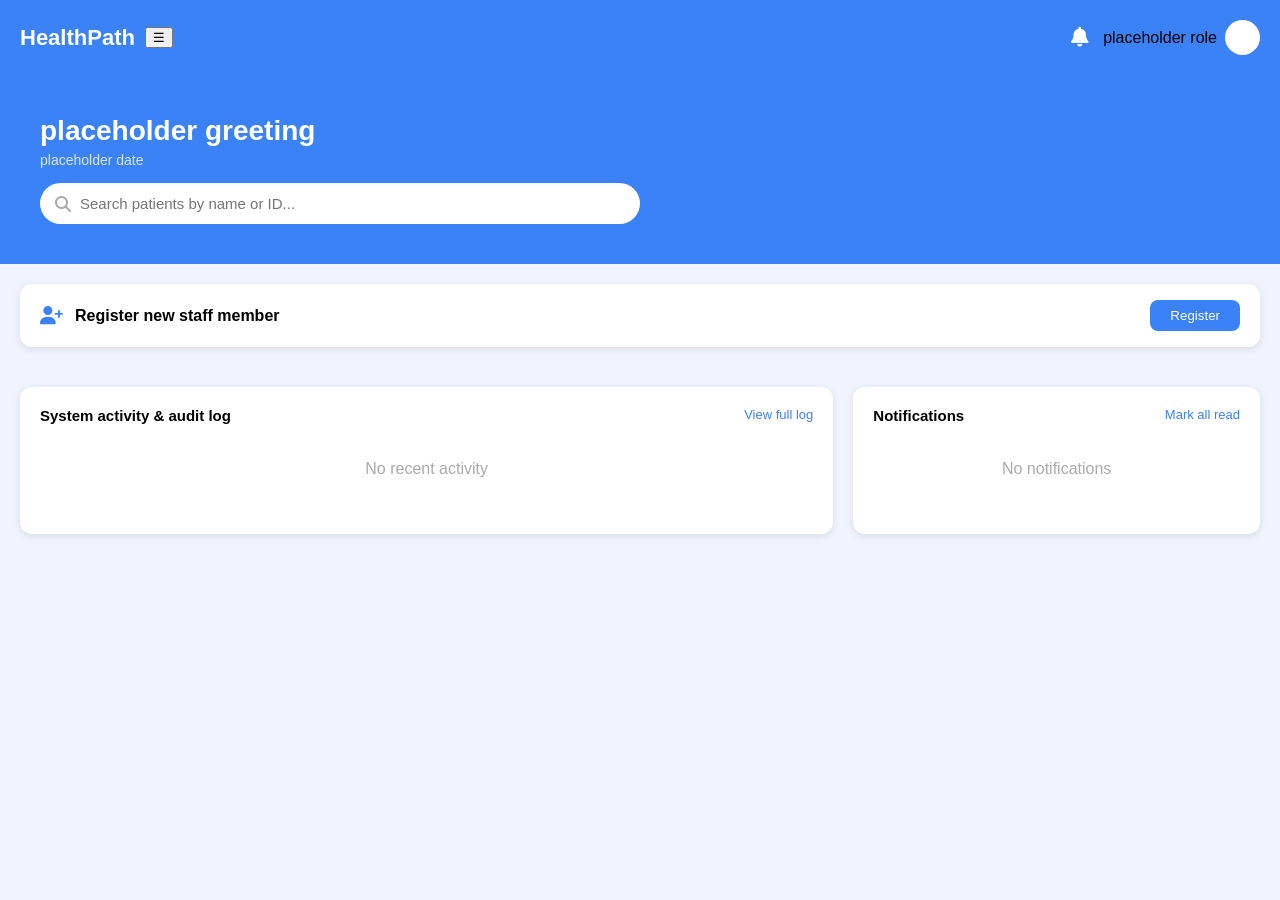
<file: ClientUIHtml/admin_dashboard.html>
<!DOCTYPE html>
<html lang="en">
<head>
    <meta charset="UTF-8">
    <meta name="viewport" content="width=device-width, initial-scale=1.0">
    <title>Administrator Dashboard</title>
    <link rel="stylesheet" href = "global.css" />
    <link rel="stylesheet" href = "admin_dashboard.css" />
    <link rel="stylesheet" href="https://cdnjs.cloudflare.com/ajax/libs/font-awesome/6.5.0/css/all.min.css">
</head>
<body>
<div class="navbar">
    <div class="nav-left">
        <h1>HealthPath</h1>
        <button class ="menu-btn" onclick="logout()">☰</button>
    </div>
    <div class="nav-right">
      <button class = "icon-btn"><i class = "fa-solid fa-bell"></i></button>
      <div class = "role-badge" id="user-role">placeholder role</div>
      <div class ="avatar" id="user-avatar"></div>
    </div>

</div>
<div class="hero">
    <div class="hero-welcome" id ="greeting">placeholder greeting</div>
    <div class="hero-sub" id ="current-date">placeholder date</div>
        <div class="search-wrapper">
        <i class = "fa-solid fa-magnifying-glass search-icon"></i>
        <input class ="search-bar" type="text" placeholder="Search patients by name or ID...">
    </div>
    </div>
<div class="register-card">
<div class="register-left">
    <i class="fa-solid fa-user-plus register-icon"></i>
    <span>Register new staff member</span>
</div>
<button class="register-btn" onclick="openAddStaffModal()">Register</button>
</div>
<div class = "main-content">
    <div class = "left-column">
        <div class="section-card">
            <div class = "section-header">      
            <span> System activity & audit log </span>
            <a href ="#"> View full log</a>
        </div>
        <p class="placeholder-text">No recent activity</p>
    </div>
    
    </div>

    <div class = "right-column">
        <div class="section-card">
            <div class = "section-header">      
            <span> Notifications </span>
            <a href ="#"> Mark all read</a>
        </div>
        <p class="placeholder-text">No notifications</p>
    </div>
    </div>
  </div>

  <div class="modal-overlay" id="add-staff-modal" style="display: none;">
    <div class="modal">
        <div class="modal-header">
            <h2>Register New Staff Member</h2>
            <button class="modal-close" onclick="closeAddStaffModal()">
                <i class="fa-solid fa-x"></i>
            </button>
        </div>
        <div class="modal-body">
            <div class="input-row">
                <div class="input-group">
                    <label>First Name</label>
                    <input type="text" id="staff-firstname" placeholder="First name">
                </div>
                <div class="input-group">
                    <label>Last Name</label>
                    <input type="text" id="staff-lastname" placeholder="Last name">
                </div>
            </div>
            <div class="input-group">
                <label>Role</label>
                <select id="staff-role">
                    <option>Select role</option>
                    <option>Physician</option>
                    <option>Nurse</option>
                    <option>Administrator</option>
                </select>
            </div>
            <div class="input-group">
                <label>Email Address</label>
                <input type="email" id="staff-email" placeholder="Email address">
            </div>
            <div class="input-group">
                <label>Phone Number</label>
                <input type="tel" id="staff-phone" placeholder="Phone number">
            </div>
        </div>
        <div class="modal-actions">
            <button class="cancel-btn" onclick="closeAddStaffModal()">Cancel</button>
            <button class="confirm-btn" onclick="submitStaffForm()">Register Staff</button>
        </div>
    </div>
    </div>
    <script>
        function openAddStaffModal() {
            document.getElementById('add-staff-modal').style.display = 'flex';
        }
        
        function closeAddStaffModal() {
            document.getElementById('add-staff-modal').style.display = 'none';
        }

        function submitStaffForm() {
            const firstName = document.getElementById('staff-firstname').value;
            const lastName = document.getElementById('staff-lastname').value;
            const role = document.getElementById('staff-role').value;
            const email = document.getElementById('staff-email').value;
            const phone = document.getElementById('staff-phone').value;

            if (!firstName || !lastName || role === 'Select role' || !email || !phone) {
                alert('Please fill in all fields');
                return;
            }

            alert('Staff member registered successfully!');
            closeAddStaffModal();
        }
    function logout(){
        window.location.href = 'emr_login.html';
    }
    </script>
</body>
</html>
</file>
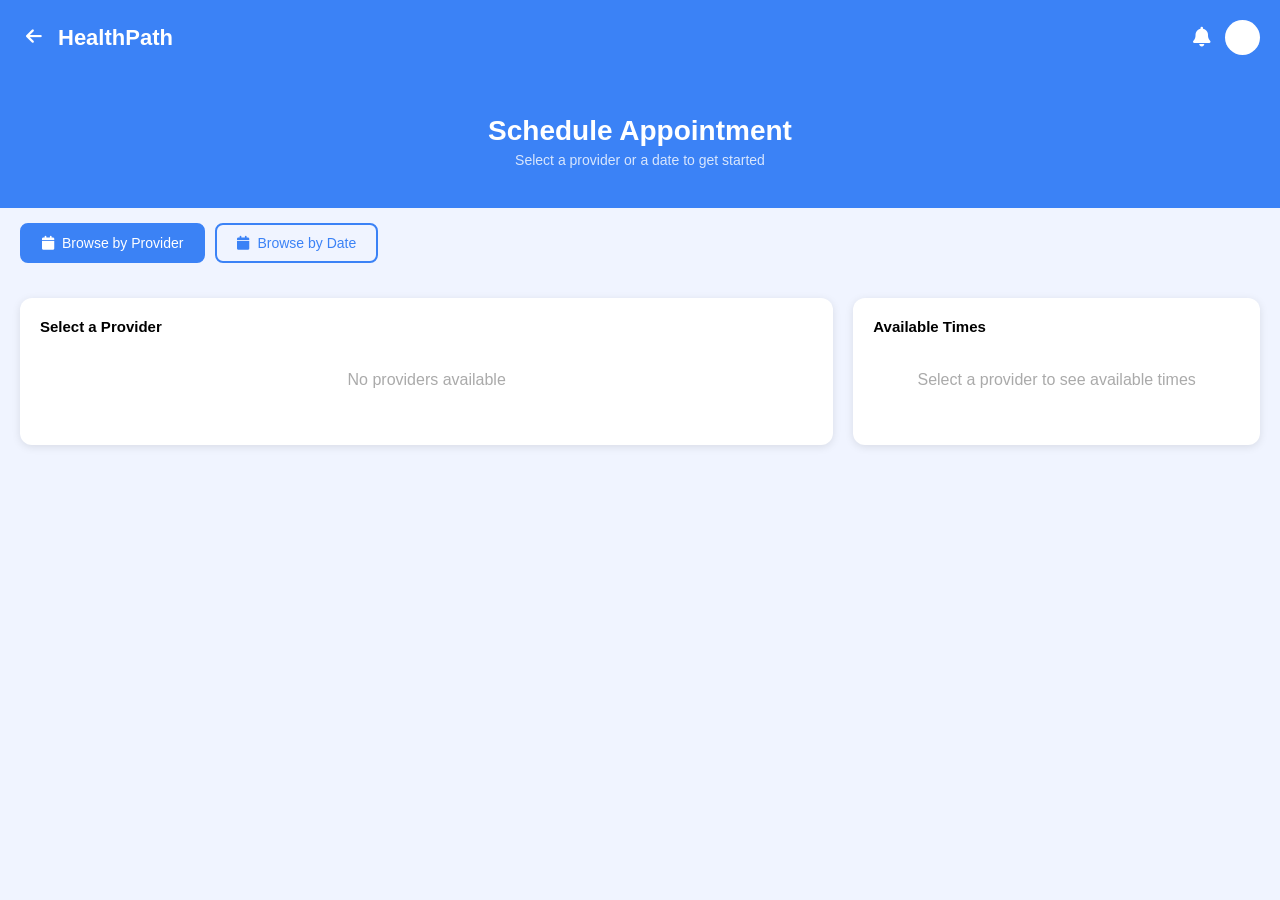
<file: ClientUIHtml/appointment_scheduling.html>
<!DOCTYPE html>
<html lang="en">
<head>
    <meta charset="UTF-8">
    <meta name="viewport" content="width=device-width, initial-scale=1.0">
    <title>Schedule Appointment</title>
    <link rel="stylesheet" href="global.css" />
    <link rel="stylesheet" href="appointment_scheduling.css" />
    <link rel="stylesheet" href="https://cdnjs.cloudflare.com/ajax/libs/font-awesome/6.5.0/css/all.min.css" />
</head>
<body>
 <div class="navbar">
    <div class="nav-left">
        <button class="back-btn" onclick = "window.location.href='patient_dashboard.html'"><i class="fa-solid fa-arrow-left"></i></button>
        <h1>HealthPath</h1>
    </div>
    <div class="nav-right">
        <button class="icon-btn"><i class="fa-solid fa-bell"></i></button>
        <div class="avatar" id="user-avatar"></div>
    </div>
 </div>
 
 <div class="hero">
    <div class="hero-welcome">Schedule Appointment</div>
    <div class="hero-sub">Select a provider or a date to get started</div>
 </div>

 <div class="toggle-row">
    <button class="toggle-btn active-toggle" onclick="switchView('provider')">
        <i class="fa-solid fa-calendar"></i> Browse by Provider
    </button>
<button class="toggle-btn" onclick="switchView('date')">
        <i class="fa-solid fa-calendar"></i> Browse by Date
    </button>
 </div>

 <div class="main-content" id="provider-view">
    <div class="left-column">
        <div class="section-card">
            <div class="section-header">
                <span>Select a Provider</span>
            </div>
            <p class="placeholder-text">No providers available</p>
        </div>
    </div>
    <div class="right-column">
        <div class="section-card">
            <div class="section-header">
                <span>Available Times</span>
            </div>
            <p class="placeholder-text">Select a provider to see available times</p>
            </div>
        </div>
</div>

    <div class="main-content" id="date-view" style="display: none;">
        <div class="left-column">
            <div class="section-card">
                <div class="section-header">
                    <span>Select a Date</span> 
            </div>
            <div class="calendar-placeholder">
                <div class="calendar-header">
                    <button class="cal-nav-btn"><i class="fa-solid fa-chevron-left"></i></button>
                    <span id="calendar-month">April 2026</span>
                    <button class="cal-nav-btn"><i class="fa-solid fa-chevron-right"></i></button>
                </div>
                <div class="calendar-grid">
                    <div class="cal-day-label">Sun</div>
                    <div class="cal-day-label">Mon</div>
                    <div class="cal-day-label">Tue</div>
                    <div class="cal-day-label">Wed</div>
                    <div class="cal-day-label">Thu</div>
                    <div class="cal-day-label">Fri</div>
                    <div class="cal-day-label">Sat</div>
                    <div class="cal-day">1</div>
                    <div class="cal-day">2</div>
                    <div class="cal-day">3</div>
                    <div class="cal-day available">4</div>
                    <div class="cal-day">5</div>
                    <div class="cal-day">6</div>
                    <div class="cal-day">7</div>
                    <div class="cal-day available">8</div>
                    <div class="cal-day">9</div>
                    <div class="cal-day">10</div>
                </div>
            </div>
            </div>
        </div>
        <div class="right-column">
        <div class="section-card">
            <div class="section-header">
                <span>Available Providers</span>
            </div>
            <p class="placeholder-text">Select a date to see available providers</p>
        </div>
    </div>
    </div>
    
 </div>
 <div class="modal-overlay" id="confirmation-modal" style="display: none;">
    <div class="modal">
        <div class="modal-header">
            <h2>Confirm Appointment</h2>
            <button class="modal-close" onclick="closeModal()">
                <i class="fa-solid fa-x"></i>
            </button>
        </div>
        <div class="modal-body">
            <div class="info-item">
                <label>Provider</label>
                <p id="confirm-provider">placeholder</p>
            </div>
            <div class="info-item">
                <label>Date</label>
                <p id="confirm-date">placeholder</p>
            </div>
            <div class="info-item">
                <label>Time</label>
                <p id="confirm-time">placeholder</p>
            </div>
            <div class="info-item">
                <label>Location</label>
                <p id="confirm-location">placeholder</p>
            </div>
        </div>
        <p class="modal-note">A confirmation will be sent to your email and phone number.</p>
        <div class="modal-actions">
            <button class="cancel-btn" onclick="closeModal()">Cancel</button>
             <button class="confirm-btn">Confirm Appointment</button>
        </div>
    </div>
 </div>

 <script>
    function switchView(view) {
        document.querySelectorAll('.toggle-btn').forEach(btn => {btn.classList.remove('active-toggle');
        
        })
        if (view === 'provider') {
            document.getElementById('provider-view').style.display = 'flex';
            document.getElementById('date-view').style.display = 'none';
            document.querySelectorAll('.toggle-btn')[0].classList.add('active-toggle');
        } else {
            document.getElementById('provider-view').style.display = 'none';
            document.getElementById('date-view').style.display = 'flex';
            document.querySelectorAll('.toggle-btn')[1].classList.add('active-toggle');
        }
    }
    function closeModal(){
        document.getElementById('confirmation-modal').style.display = 'none';
    }
 </script>
</body>
</html>
</file>
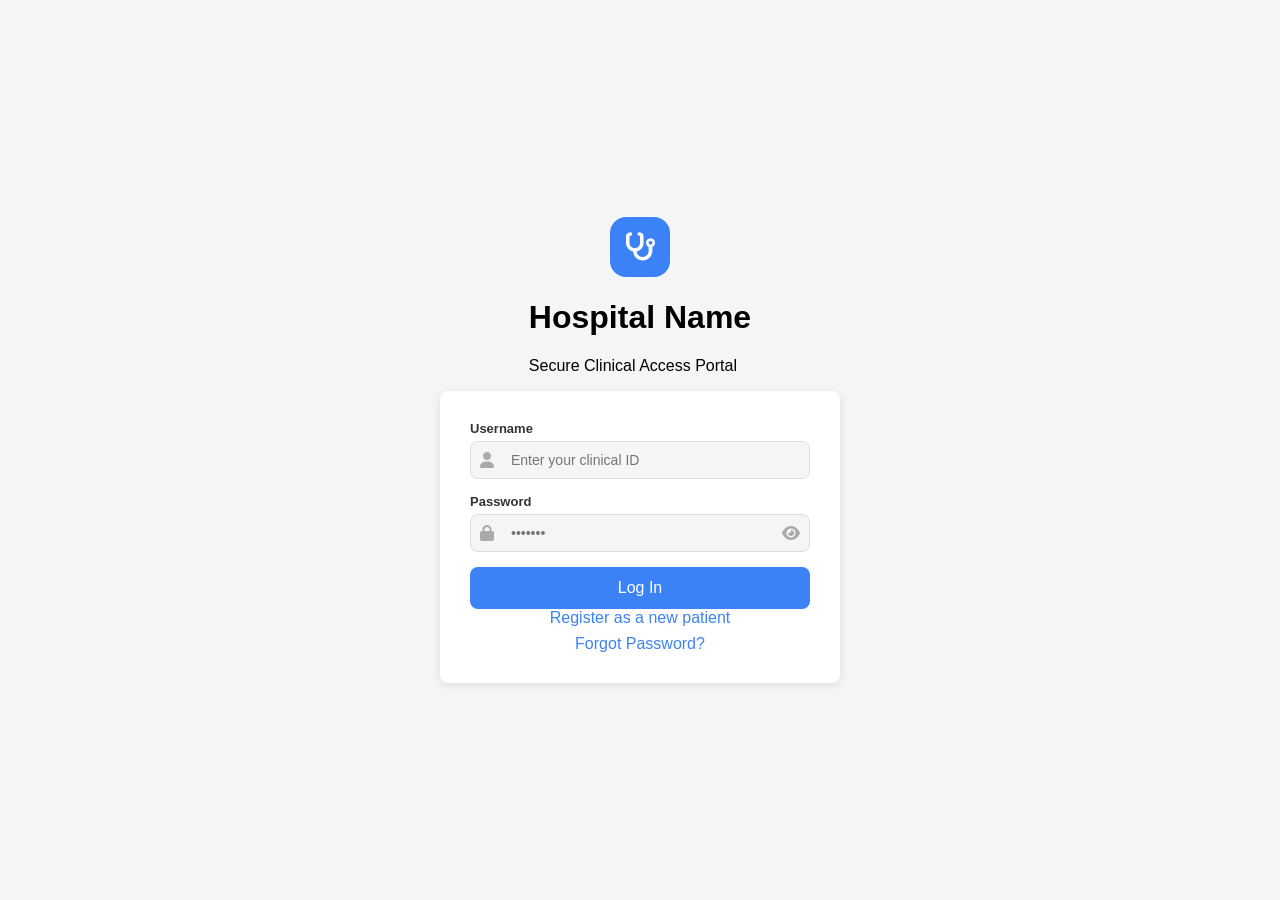
<file: ClientUIHtml/emr_login.html>
<!-- EMR Log in-->
<!-- Benjamin Bina-->
<!DOCTYPE html>
<html lang="en">
<head>
    <meta charset="UTF-8">
    <meta name="viewport" content="width=device-width, initial-scale=1.0">
    <title>EMR Login</title>
    <link rel="stylesheet" href = "global.css" />
    <link rel="stylesheet" href = "emr_login.css" />
    <link rel="stylesheet" href="https://cdnjs.cloudflare.com/ajax/libs/font-awesome/6.5.0/css/all.min.css">
</head>
<body>
<div class = "logo">
<i class = "fa-solid fa-stethoscope"></i>
</div>
<div class = "page">
    <h1>Hospital Name</h1>
    <p>Secure Clinical Access Portal</p>
</div>
<div class ="card">
    <div class ="input-group">
        <label>Username</label>
        <div class = "input-wrapper">
            <i class = "fa-solid fa-user input-icon"></i>
            <input id="username" placeholder="Enter your clinical ID">
        </div>
        
    </div>
    <div class ="input-group">
        <label>Password</label>
        <div class = "input-wrapper">
            <i class = "fa-solid fa-lock input-icon"></i>
            <input type = "password" id = "passwordInput" placeholder = "•••••••">
            <i class = "fa-solid fa-eye eye-icon" onclick ="togglePassword()"></i>

        </div>
        
    </div>
    
    <button onclick="handleLogin()">
        Log In
    </button>
    <div class="register-link"><a href="patient_registration.html">Register as a new patient</a></div>
    
    <div class = "forgot-password-link">
        <a href = "#">Forgot Password?</a>
    </div>
    <script>
        function togglePassword() {
            const input = document.getElementById("passwordInput");
            const icon = document.querySelector(".eye-icon");
            if (input.type === "password") {
                input.type = "text";
                icon.classList.replace("fa-eye", "fa-eye-slash");
            } else {
                input.type = "password";
                icon.classList.replace("fa-eye-slash", "fa-eye");
            }

        }
        //this function is just to test log in without actual authentication
        function handleLogin() {
            const username = document.getElementById('username').value;
            const password = document.getElementById('passwordInput').value;

            if (!username || !password) {
                alert('Please enter your username and password');
                return;
            }

            //just a placeholder for redirect before back end integration
            window.location.href = 'patient_dashboard.html';
        }
    </script>
</div>
</body>
</html>
</file>
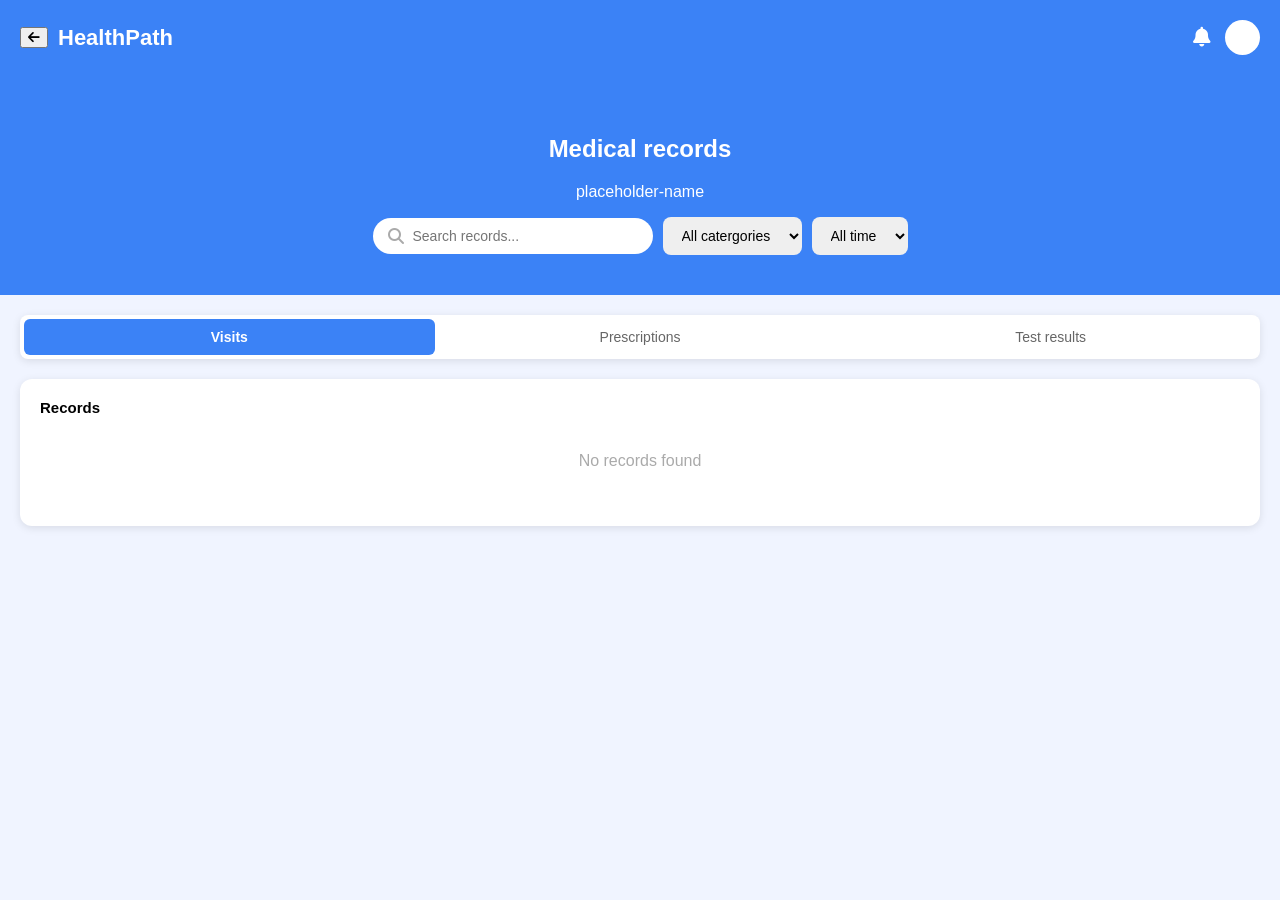
<file: ClientUIHtml/medical_records.html>
<!DOCTYPE html>
<html lang="en">
<head>
    <meta charset="UTF-8">
    <meta name="viewport" content="width=device-width, initial-scale=1.0">
    <title>Medical Records Page</title>
    <link rel="stylesheet" href = "global.css" />
    <link rel="stylesheet" href = "medical_records.css" />
    <link rel="stylesheet" href="https://cdnjs.cloudflare.com/ajax/libs/font-awesome/6.5.0/css/all.min.css">
</head>
<body>
<div class="navbar">
    <div class="nav-left">
        <button class ="back-btn" onclick="window.location.href='patient_dashboard.html'">
            <i class="fa-solid fa-arrow-left"></i></button>
        <h1>HealthPath</h1>
    </div>
    <div class="nav-right">
      <button class = "icon-btn"><i class = "fa-solid fa-bell"></i></button>
      <div class ="avatar" id="user-avatar"></div>
    </div>
</div>
<div class="hero">
    <h2 class="page-title"> Medical records</h2>
    <p class="patient-name" id ="patient-name">placeholder-name</p>
    <div class="hero-filters">
        <div class="search-wrapper">
        <i class = "fa-solid fa-magnifying-glass search-icon"></i>
        <input class ="search-bar" type="text" placeholder="Search records...">
    </div>
    <select class="filter-select">
        <option>All catergories</option>
    </select>
    <select class="filter-select">
        <option>All time</option>
    </select>
    </div>

</div>
<div class="tab-row">
    <button class="tab active-tab" onclick="switchTab(this)">Visits</button>
    <button class="tab"onclick="switchTab(this)">Prescriptions</button>
    <button class="tab"onclick="switchTab(this)">Test results</button>
</div>
<div class ="section-card records-card">
    <div class="section-header">
        <span id="records-title">Records</span>
        <button class="edit-btn" id="edit-record-btn" style="display: none;"
        onclick="openRecordModal()">
        <i class="fa-solid fa-pen"></i> Edit Record
        </button>
    </div>
    <p class="placeholder-text" id="records-placeholder">No records found</p>
</div>
<div class="modal-overlay" id="edit-record-modal" style="display: none;">
    <div class="modal modal-large">
        <div class="modal-header">
            <h2>Edit Clinical Record</h2>
            <button class="modal-close" onclick="closeRecordModal()">
                <i class="fa-solid fa-x"></i>
            </button>
        </div>
        <div class="modal-body">
            <div class="input-group">
                <label>Clinical Notes</label>
                <textarea id="edit-clinical-notes" placeholder="Enter clinical notes..." rows="6"></textarea>
            </div>
            <div class="input-row">
                <div class="input-group">
                    <label>Diagnosis</label>
                    <input type="text" id="edit-diagnosis" placeholder="Enter diagnosis">
                </div>
                <div class="input-group">
                    <label>Treatment Plan</label>
                    <input type="text" id="edit-treatment" placeholder="Enter treatment">
                </div>
            </div>
        </div>
        <div class="modal-actions">
            <button class="cancel-btn" onclick="closeRecordModal()">Cancel</button>
            <button class="confirm-btn" onclick="saveRecord()">Save Record</button>
        </div>
    </div>
</div>

<script>
    function switchTab(clickedTab) {
        document.querySelectorAll('.tab').forEach(tab => {
            tab.classList.remove('active-tab');
        });

        clickedTab.classList.add('active-tab');
        const tabName = clickedTab.textContent;
        const placeholder = document.getElementById('records-placeholder');

        if (tabName === 'Visits') {
            placeholder.textContent = 'No visits found';
        } else if (tabName ==='Prescriptions') {
            placeholder.textContent = 'No prescriptions found';
        } else if (tabName === 'Test results') {
            placeholder.textContent = 'No test results found';
        }
    }
    function openRecordModal(){
        document.getElementById('edit-record-modal').style.display ='flex';
    }

    function closeRecordModal(){
        document.getElementById('edit-record-modal').style.display ='none';
    }
    //send data to backend
    function saveRecord(){
        closeRecordModal();
    }
    window.onload = function() {
        const params = new URLSearchParams(window.location.search);
        const tab = params.get('tab');
        const role = params.get('role');
        if (tab === 'prescriptions') {
            switchTab(document.querySelectorAll('.tab')[1]);
        } else if (tab === 'testresults') {
            switchTab(document.querySelectorAll('.tab')[2]);
        }
        if(role === 'clinical'){
            document.getElementById('edit-record-btn').style.display ='block';
        }
    }
    
</script>
</body>
</html>
</file>
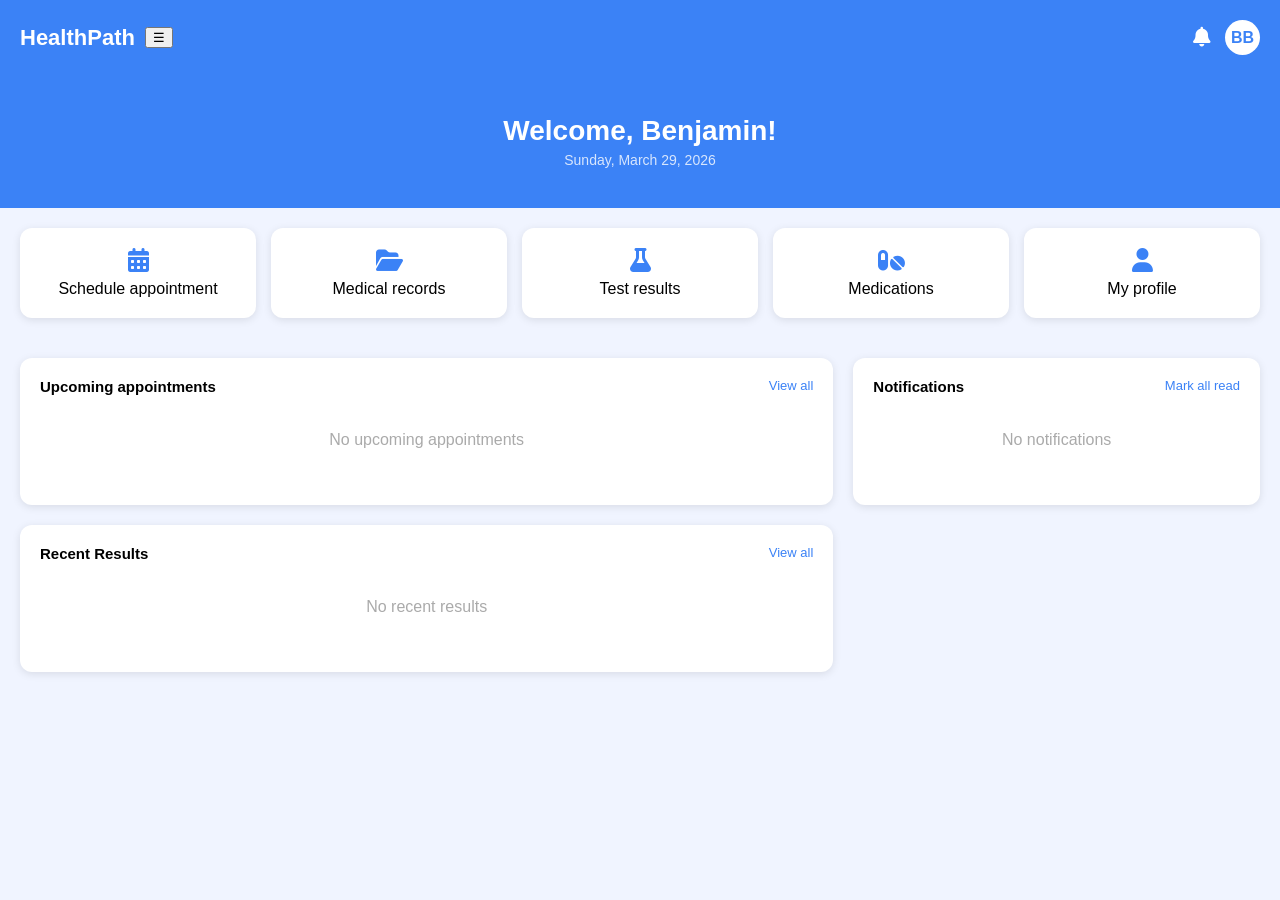
<file: ClientUIHtml/patient_dashboard.html>
<!DOCTYPE html>
<html lang="en">
<head>
    <meta charset="UTF-8">
    <meta name="viewport" content="width=device-width, initial-scale=1.0">
    <title>Patient Dashboard</title>
    <link rel="stylesheet" href = "patient_dashboard.css" />
    <link rel="stylesheet" href = "global.css" />
    <link rel="stylesheet" href="https://cdnjs.cloudflare.com/ajax/libs/font-awesome/6.5.0/css/all.min.css">
</head>
<body>
<div class="navbar">
    <div class="nav-left">
        <h1>HealthPath</h1>
        <button class ="menu-btn" onclick="logout()">☰</button>
    </div>
    <div class="nav-right">
      <button class = "icon-btn"><i class = "fa-solid fa-bell"></i></button>
      <div class = "avatar">BB</div>
    </div>
</div>

<div class="hero">
    <div class="hero-welcome">
      Welcome, Benjamin!
    </div>
    <div class="hero-sub">Sunday, March 29, 2026</div>
  </div>

<div class="quick-actions">
    <a href="appointment_scheduling.html" class="qa-card">
        <i class="fa-solid fa-calendar-days qa-icon"></i>
        <div class="qa-label">Schedule appointment</div>
    </a>
    <a href="medical_records.html" class="qa-card">
        <i class ="fa-solid fa-folder-open qa-icon"></i>
        <div class="qa-label">Medical records</div>
    </a>
    <a href="medical_records.html?tab=testresults" class="qa-card">
        <i class ="fa-solid fa-flask qa-icon"></i>
        <div class="qa-label">Test results</div>
    </a>
    <a href="medical_records.html?tab=prescriptions"class="qa-card">
        <i class ="fa-solid fa-pills qa-icon"></i>
        <div class="qa-label">Medications</div>
    </a>
    <a href="patient_profile.html"class="qa-card">
        <i class ="fa-solid fa-user qa-icon"></i>
        <div class="qa-label">My profile</div>
    </a>
  </div>

  <div class = "main-content">
    <div class = "left-column">
        <div class="section-card">
            <div class = "section-header">      
            <span> Upcoming appointments </span>
            <a href ="#"> View all</a>
        </div>
        <p class="placeholder-text">No upcoming appointments</p>
    </div>
    
        <div class="section-card">
            <div class = "section-header">      
            <span> Recent Results </span>
            <a href ="#"> View all</a>
        </div>
        <p class="placeholder-text">No recent results</p>
    </div>
    </div>

    <div class = "right-column">
        <div class="section-card">
            <div class = "section-header">      
            <span> Notifications </span>
            <a href ="#"> Mark all read</a>
        </div>
        <p class="placeholder-text">No notifications</p>
    </div>
    </div>
  </div>
  <script>
    function logout(){
        window.location.href = 'emr_login.html';
    }
  </script>
</body>
</html>
</file>
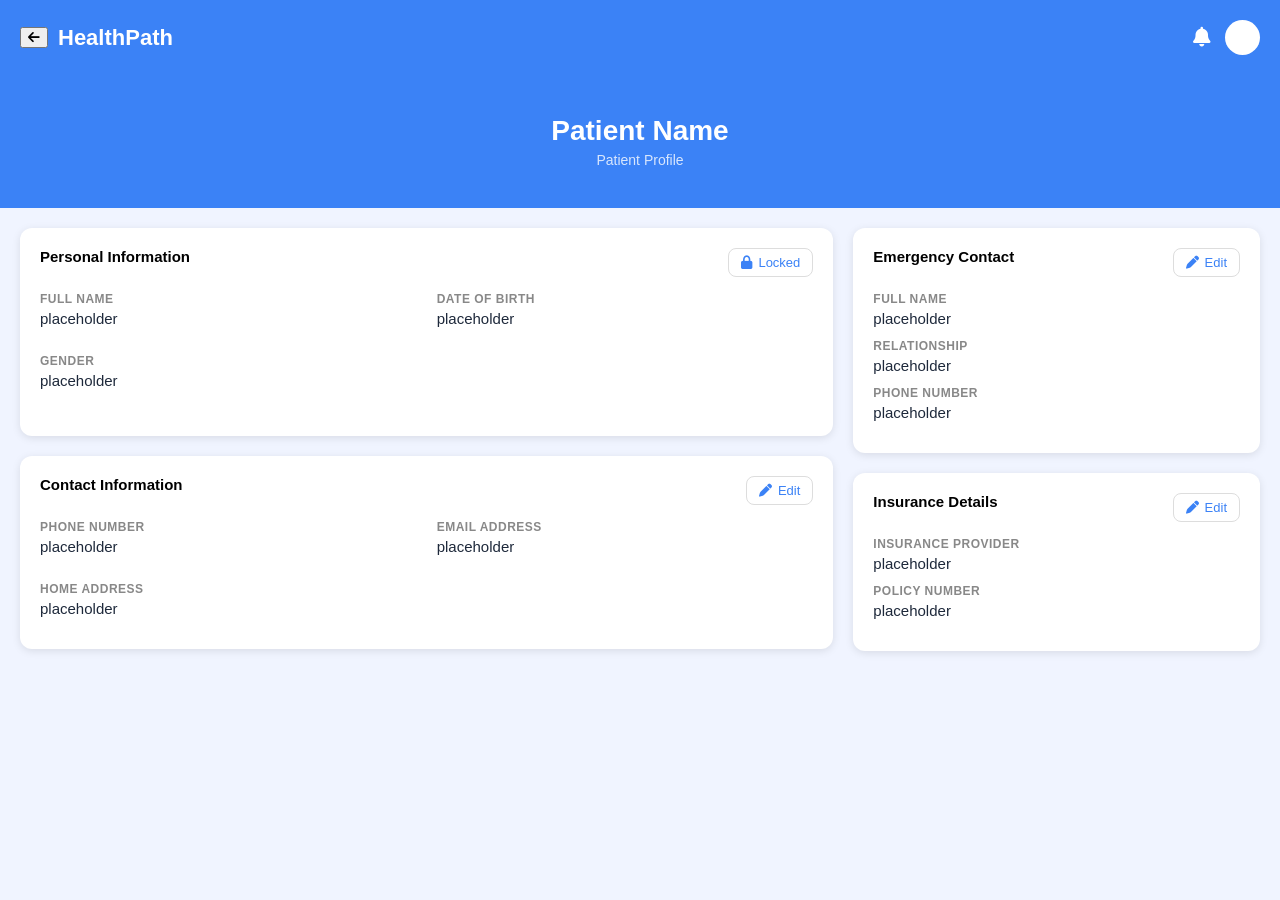
<file: ClientUIHtml/patient_profile.html>
<!DOCTYPE html>
<html lang="en">
<head>
    <meta charset="UTF-8">
    <meta name="viewport" content="width=device-width, initial-scale=1.0">
    <title>Patient Profile</title>
    <link rel="stylesheet" href = "global.css" />
    <link rel="stylesheet" href = "patient_profile.css" />
    <link rel="stylesheet" href="https://cdnjs.cloudflare.com/ajax/libs/font-awesome/6.5.0/css/all.min.css">
</head>
<body>
    <div class="navbar">
        <div class="nav-left">
            <button class="back-btn" onclick="window.location.href='patient_dashboard.html'"><i class="fa-solid fa-arrow-left"></i></button>
            <h1>HealthPath</h1>
        </div>
        <div class="nav-right">
            <button class = "icon-btn"><i class="fa-solid fa-bell"></i></button>
        <div class="avatar" id="user-avatar"></div>
    </div>
    </div>
    <div class="hero">
        <div class="hero-welcome" id="patient-name"> Patient Name</div>
        <div class="hero-sub">Patient Profile</div>
        <button class="hero-action-btn" id="view-records-btn" style="display: none;"
        onclick="window.location.href='medical_records.html?role=clinical'">
        <i class="fa-solid fa-folder-open"></i> View Medical Records
    </button>
    </div>

    <div class="main-content">
        <div class="left-column">
            <div class="section-card">
                <div class="section-header">
                    <span>Personal Information</span>
                    <button class="edit-btn" id="personal-info-btn" onclick="openModal('edit-personal-modal')">
                        <i class="fa-solid fa-lock"></i> Locked</button>
                </div>
                <div class="info-row">
                    <div class="info-item">
                        <label>Full name</label>
                        <p id="full-name"> placeholder</p>
                    </div>
                    <div class="info-item">
                        <label>Date of Birth</label>
                        <p id="dob">placeholder</p>
                    </div>
                </div>
                <div class="info-row">
                    <div class="info-item">
                        <label>Gender</label>
                        <p id="gender">placeholder</p>
                    </div>
                </div>
            </div>
            <div class="section-card">
                <div class="section-header">
                    <span>Contact Information</span>
                    <button class="edit-btn" onclick="openModal('edit-contact-modal')">
                        <i class="fa-solid fa-pen"></i> Edit</button>
                </div>
                <div class="info-row">
                    <div class="info-item">
                        <label>Phone Number</label>
                        <p id="phone">placeholder</p>
                    </div>
                    <div class="info-item">
                    <label>Email Address</label>
                    <p id="email">placeholder</p>
                    </div>
                </div>
                    <div class="info-item">
                        <label>Home Address</label>
                        <p id="address">placeholder</p>
                    </div>
                </div>
            </div>
            <div class="right-column">
                <div class="section-card">
                    <div class="section-header">
                        <span>Emergency Contact</span>
                        <button class="edit-btn" onclick="openModal('edit-emergency-modal')">
                            <i class="fa-solid fa-pen"></i> Edit</button>
                    </div>
                    <div class="info-item">
                        <label>Full Name</label>
                        <p id="emergency-name">placeholder</p>
                    </div>
                    <div class="info-item">
                        <label>Relationship</label>
                        <p id="emergency-relationship">placeholder</p>
                    </div>
                    <div class="info-item">
                        <label>Phone number</label>
                        <p id="emergency-phone">placeholder</p>
                    </div>
                </div>
                <div class="section-card">
                    <div class="section-header">
                        <span> Insurance Details</span>
                        <button class="edit-btn" onclick="openModal('edit-insurance-modal')">
                            <i class="fa-solid fa-pen"></i> Edit</button>
                    </div>
                    <div class="info-item">
                        <label>Insurance Provider</label>
                        <p id="insurance-provider">placeholder</p>
                    </div>
                    <div class="info-item">
                        <label>Policy Number</label>
                        <p id="policy-number">placeholder</p>
                    </div>
                </div>
                <div class="section-card" id="admin-actions" style="display: none;">
                    <div class="section-header">
                        <span>Administrator Actions</span>
                    </div>
                    <div class="admin-action-buttons">
                        <button class="reset-btn" onclick="resetCredentials()">
                            <i class="fa-solid fa-key"></i>Reset Login Credentials
                        </button>
                        <button class="deactivate-btn" onclick="deactivateAccount()">
                            <i class="fa-solid fa-ban"></i> Deactivate Account
                        </button>
                    </div>
                </div>
            </div>
        </div>
        <div class="modal-overlay" id="edit-contact-modal" style="display: none;">
    <div class="modal">
        <div class="modal-header">
            <h2>Edit Contact Information</h2>
            <button class="modal-close" onclick="closeModal('edit-contact-modal')">
                <i class="fa-solid fa-x"></i>
            </button>
        </div>
        <div class="modal-body">
            <div class="input-row">
                <div class="input-group">
                    <label>Phone Number</label>
                    <input type="tel" id="edit-phone" placeholder="Phone number">
                </div>
                <div class="input-group">
                    <label>Email Address</label>
                    <input type="email" id="edit-email" placeholder="Email address">
                </div>
            </div>
            <div class="input-group">
                <label>Home Address</label>
                <input type="text" id="edit-address" placeholder="Home address">
            </div>
        </div>
        <div class="modal-actions">
            <button class="cancel-btn" onclick="closeModal('edit-contact-modal')">Cancel</button>
            <button class="confirm-btn" onclick="saveContact()">Save Changes</button>
        </div>
    </div>
</div>

<div class="modal-overlay" id="edit-emergency-modal" style="display: none;">
    <div class="modal">
        <div class="modal-header">
            <h2>Edit Emergency Contact</h2>
            <button class="modal-close" onclick="closeModal('edit-emergency-modal')">
                <i class="fa-solid fa-x"></i>
            </button>
        </div>
        <div class="modal-body">
            <div class="input-row">
                <div class="input-group">
                    <label>Full Name</label>
                    <input type="text" id="edit-emergency-name" placeholder="Full name">
                </div>
                <div class ="input-group">
                    <label>Relationship</label>
                    <input type="text" id="edit-emergency-relationship" placeholder="e.g. Spouse, Parent">
                </div>
            </div>
            <div class="input-group">
                <label>Phone Number</label>
                <input type="tel" id="edit-emergency-phone" placeholder="Phone number">
            </div>
        </div>
        <div class="modal-actions">
            <button class="cancel-btn" onclick="closeModal('edit-emergency-modal')">Cancel</button>
            <button class="confirm-btn" onclick="saveEmergency()">Save Changes</button>
        </div>
    </div>
</div>

<div class="modal-overlay" id="edit-insurance-modal" style="display: none;">
    <div class="modal">
        <div class="modal-header">
            <h2>Edit Insurance Details</h2>
            <button class="modal-close" onclick="closeModal('edit-insurance-modal')">
                <i class="fa-solid fa-x"></i>
            </button>
        </div>
        <div class="modal-body">
            <div class="input-row">
                <div class="input-group">
                    <label>Insurance Provider</label>
                    <input type="text" id="edit-insurance-provider" placeholder="Insurance provider">
                </div>
                <div class ="input-group">
                    <label>Policy Number</label>
                    <input type="text" id="edit-policy-number" placeholder="Policy number">
                </div>
            </div>
        </div>
        <div class="modal-actions">
            <button class="cancel-btn" onclick="closeModal('edit-insurance-modal')">Cancel</button>
            <button class="confirm-btn" onclick="saveInsurance()">Save Changes</button>
        </div>
    </div>
</div>
<div class="modal-overlay" id="edit-personal-modal" style="display: none;">
    <div class="modal">
        <div class="modal-header">
            <h2>Edit Personal Information</h2>
            <button class="modal-close" onclick="closeModal('edit-personal-modal')">
                <i class="fa-solid fa-x"></i>
            </button>
        </div>
        <div class="modal-body">
            <div class="input-row">
                <div class="input-group">
                <label>Full Name</label>
                <input type="text" id="edit-full-name" placeholder="Full name">
                </div>
                <div class="input-group">
                    <label>Date of Birth</label>
                    <input type="date" id="edit-dob">
                </div>
            </div>
            <div class="input-group">
                <label>Gender</label>
                <select id="edit-gender">
                    <option>Male</option>
                    <option>Female</option>
                    <option>Prefer not to say</option>
                </select>
            </div>
        </div>
        <div class="modal-actions">
            <button class="cancel-btn" onclick="closeModal('edit-personal-modal')">Cancel</button>
            <button class="confirm-btn" onclick="savePersonalInfo()">Save Changes</button>
        </div>
    </div>
</div>
<script>
    function openModal (modalId) {
        document.getElementById(modalId).style.display ='flex';
    }
    function closeModal (modalId) {
        document.getElementById(modalId).style.display ='none';
    }
    function saveContact() {
        closeModal('edit-contact-modal');
    }
    function saveEmergency() {
        closeModal('edit-emergency-modal');
    }
    function saveInsurance() {
        closeModal('edit-insurance-modal');
    }

    window.onload = function() {
        const params = new URLSearchParams(window.location.search);
        const role = params.get('role');

        if (role === 'admin') {
            document.getElementById('admin-actions').style.display = 'block';

            document.getElementById('personal-info-btn').innerHTML = '<i class="fa-solid fa-pen"></i> Edit';
            document.getElementById('personal-info-btn').onclick = function() {
                openModal('edit-personal-modal');
            };
        } else if (role==='clinical') {
            document.getElementById('view-records-btn').style.display = 'block';
        }
    }

    function resetCredentials() {
        if(confirm('Are you sure you want to reset this patient\'s login credentials')) {
            //need to implement API call to reset credentials
            alert('Credentials reset. Patient will receive an email with setup instructions.');
        }
    }

    function deactivateAccount() {
        if(confirm('Are you sure you want to deactivate this patient\'s account?')) {
            //need to implement API call to deactivate account
            alert('Account has been deactivated.');
        }
    }

    function savePersonalInfo() {
        //need top implement API call to update personal info
        closeModal('edit-personal-modal');
    }
</script>
</body>
</html>
</file>
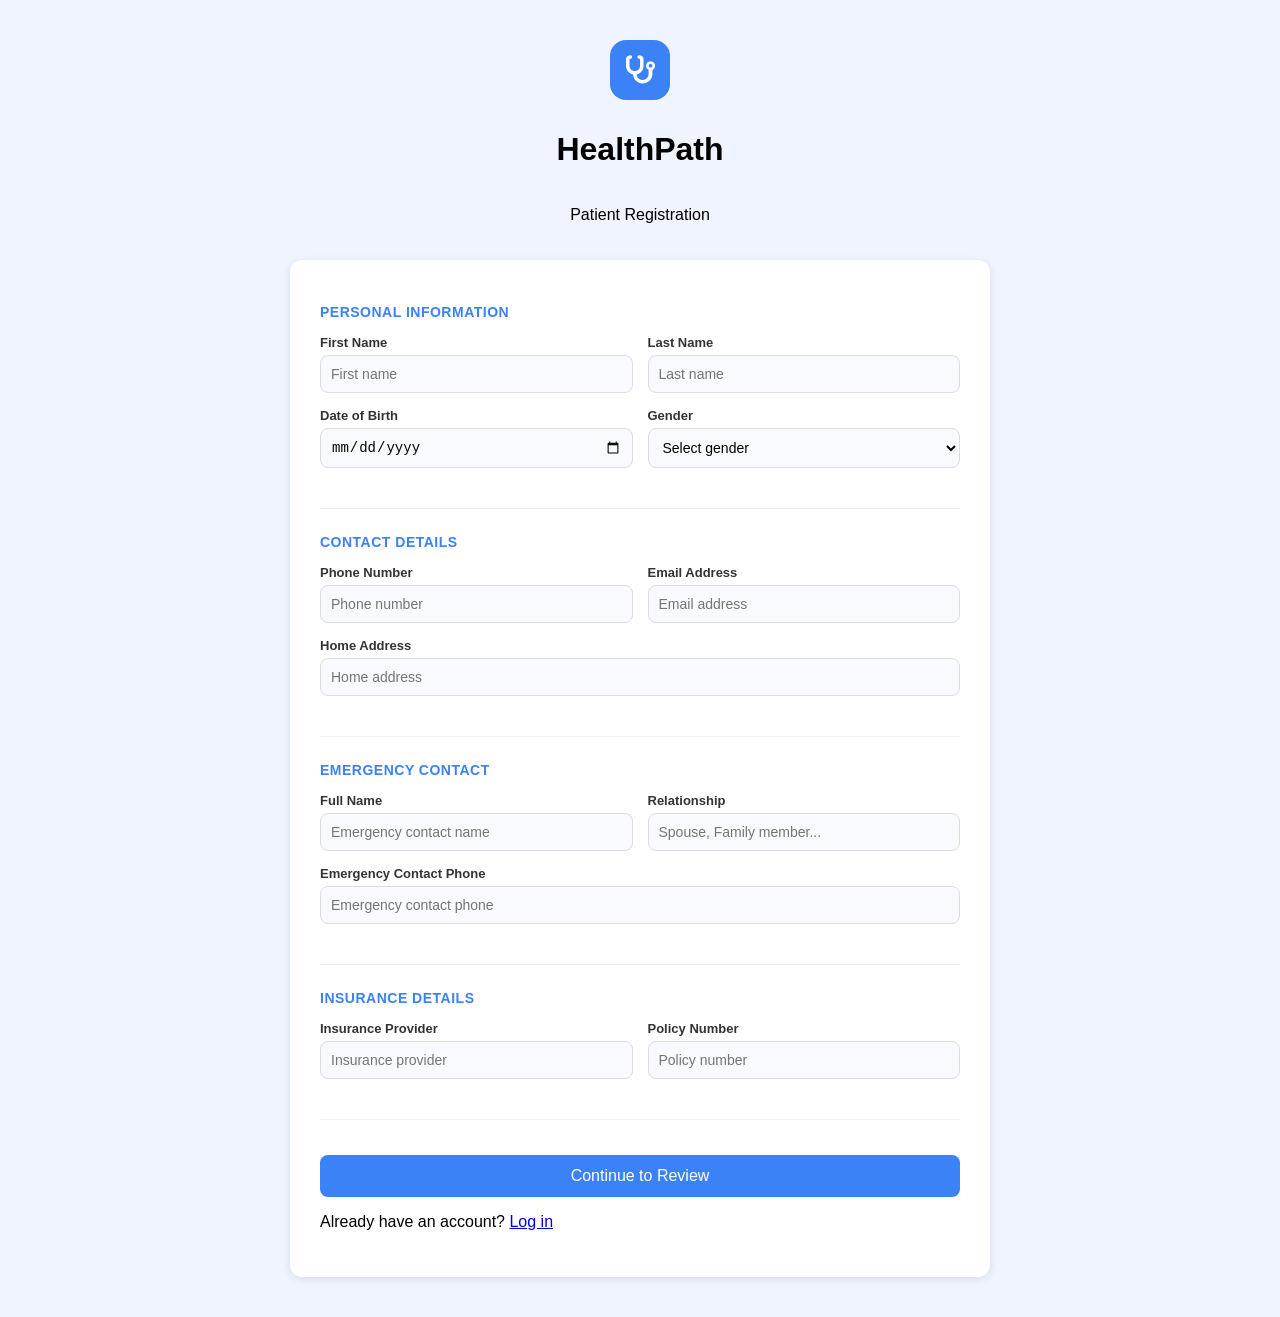
<file: ClientUIHtml/patient_registration.html>
<!DOCTYPE html>
<html lang="en">
<head>
    <meta charset="UTF-8">
    <meta name="viewport" content="width=device-width, initial-scale=1.0">
    <title>Patient Registration</title>
    <link rel="stylesheet" href="global.css" />
    <link rel="stylesheet" href="patient_registration.css" />
    <link rel="stylesheet" href="https://cdnjs.cloudflare.com/ajax/libs/font-awesome/6.5.0/css/all.min.css" />
</head>
<body>
    <div class="reg-container">
        <div class="reg-logo">
            <i class="fa-solid fa-stethoscope"></i>
        </div>
        <h1 class ="reg-title"> HealthPath</h1>
        <p class="reg-subtitle">Patient Registration</p>
        <div class="reg-card">
            <div class="reg-section">
                <h3 class = "section-title">Personal Information</h3>
                <div class ="input-row">
                    <div class="input-group">
                        <label>First Name</label>
                        <input type="text" id="reg-firstname" placeholder="First name">
                    </div>
                    <div class="input-group">
                        <label>Last Name</label>
                        <input type="text" id="reg-lastname" placeholder="Last name">
                    </div>
                </div>
                <div class="input-row">
                    <div class="input-group">
                        <label>Date of Birth</label>
                        <input type="date" id="reg-dob">
                    </div>
                    <div class="input-group">
                        <label>Gender</label>
                        <select id="reg-gender" class ="filter-select">
                            <option>Select gender</option>
                            <option>Male</option>
                            <option>Female</option>
                            <option>Prefer not to say</option>
                        </select>
                    </div>
                </div>
            </div>
            <div class="reg-section">
                <h3 class="section-title">Contact Details</h3>
                <div class="input-row">
                    <div class="input-group">
                        <label>Phone Number</label>
                        <input type="tel" id="reg-phone" placeholder="Phone number">
                    </div>
                    <div class="input-group">
                        <label>Email Address</label>
                        <input type="email" id="reg-email" placeholder="Email address">
                    </div>
                </div>
                <div class="input-group">
                    <label>Home Address</label>
                    <input type="text" id="reg-address" placeholder="Home address">
                </div>
            </div>
            <div class="reg-section">
                <h3 class="section-title">Emergency Contact</h3>
                <div class="input-row">
                    <div class="input-group">
                        <label>Full Name</label>
                        <input type="text" id="reg-emergency-name" placeholder="Emergency contact name">
                    </div>
                    <div class="input-group">
                        <label>Relationship</label>
                        <input type="text" id="reg-emergency-relationship" placeholder="Spouse, Family member...">
                    </div>
            </div>
            <div class="input-group">
                <label>Emergency Contact Phone</label>
                <input type="text" id="reg-emergency-phone" placeholder="Emergency contact phone">
            </div>
        </div>
        <div class="reg-section">
            <h3 class="section-title">Insurance Details</h3>
            <div class="input-row">
                <div class="input-group">
                    <label>Insurance Provider</label>
                    <input type="text" id="reg-insurance-provider" placeholder="Insurance provider">
                </div>
                <div class="input-group">
                    <label>Policy Number</label>
                    <input type="text" id="reg-policy-number" placeholder="Policy number">
                </div>
            </div>
        </div>
        <button class="submit-btn" onclick="openReviewModal()">Continue to Review</button>
        <p class="Login-link">Already have an account? <a href="emr_login.html">Log in</a></p>
    </div>
</div>
    <div class="modal-overlay" id="review-modal" style="display: none;">
    <div class="modal modal-large">
        <div class="modal-header">
            <h2>Review Your Information</h2>
            <button class="modal-close" onclick="closeReviewModal()">
                <i class="fa-solid fa-x"></i>
            </button>
        </div>
        <div class="modal-body">
            <h3 class ="review-section-title">Personal Information</h3>
            <div class="review-row">
                <div class="review-item">
                    <label>First Name</label>
                    <p id="review-firstname"></p>
                </div>
                <div class="review-item">
                    <label>Last Name</label>
                    <p id="review-lastname"></p>
                </div>
            </div>
            <div class="review-row">
                <div class="review-item">
                    <label>Date of Birth</label>
                    <p id="review-dob"></p>
                </div>
                    <div class="review-item">
                    <label>Gender</label>
                    <p id="review-gender"></p>
                </div>
            </div>

            <h3 class="review-section-title">Contact Details</h3>
            <div class="review-row">
                <div class="review-item">
                    <label>Phone Number</label>
                    <p id="review-phone"></p>
                </div>
                <div class="review-item">
                    <label>Email Address</label>
                    <p id="review-email"></p>
                </div>
            </div>
            <div class="review-item">
                <label>Home Address</label>
                <p id="review-address"></p>
            </div>

            <h3 class="review-section-title">Emergency Contact</h3>
            <div class="review-row">
                <div class="review-item">
                    <label>Full Name</label>
                    <p id="review-emergency-name"></p>
            </div>
            <div class="review-item">
                    <label>Relationship</label>
                    <p id="review-emergency-relationship"></p>
            </div>
        </div>
            <div class="review-item">
                <label>Phone Number</label>
                <p id="review-emergency-phone"></p>
            </div>

            <h3 class="review-section-title">Insurance Details</h3>
            <div class="review-row">
                <div class="review-item">
                    <label>Insurance Provider</label>
                    <p id="review-insurance-provider"></p>
                </div>
                <div class="review-item">
                    <label>Policy Number</label>
                    <p id="review-insurance-policy-number"></p>
                </div>
            </div>
        </div>
        <p class="modal-note">Please review information carefully before confirming.</p>
        <div class="modal-actions">
            <button class="cancel-btn" onclick="closeReviewModal()">Go Back</button>
            <button class="confirm-btn" onclick="submitRegistration()">Confirm & Submit</button>
        </div>
    </div>
</div>
<script>
    function openReviewModal(){
        document.getElementById('review-firstname').textContent = document.getElementById('reg-firstname').value;
        document.getElementById('review-lastname').textContent = document.getElementById('reg-lastname').value;
        document.getElementById('review-dob').textContent = document.getElementById('reg-dob').value;
        document.getElementById('review-gender').textContent = document.getElementById('reg-gender').value;
        document.getElementById('review-phone').textContent = document.getElementById('reg-phone').value;
        document.getElementById('review-email').textContent = document.getElementById('reg-email').value;
        document.getElementById('review-address').textContent = document.getElementById('reg-address').value;
        document.getElementById('review-emergency-name').textContent = document.getElementById('reg-emergency-name').value;
        document.getElementById('review-emergency-relationship').textContent = document.getElementById('reg-emergency-relationship').value;
        document.getElementById('review-emergency-phone').textContent = document.getElementById('reg-emergency-phone').value;
        document.getElementById('review-insurance-provider').textContent = document.getElementById('reg-insurance-provider').value;
        document.getElementById('review-insurance-policy-number').textContent = document.getElementById('reg-policy-number').value;
        document.getElementById('review-modal').style.display = 'flex';
    }
    function closeReviewModal() {
        document.getElementById('review-modal').style.display= 'none';
    }
    function submitRegistration() {
        alert('Registration submitted successfully');
        closeReviewModal();
    }
</script>
</body>
</html>
</file>
<file: ClientUIHtml/global.css>
/* Shared styling across pages */
.navbar {
    display: flex;
    justify-content: space-between;
    align-items: center;
    padding: 10px 20px;
    background-color: #3b82f6;

}
.nav-left {
    display: flex;
    align-items: center;
    gap: 10px;
}
.nav-left h1{
    font-size: 22px;
    color: white;
    font-weight: 700;
}
.nav-right {
    display: flex;
    align-items: center;
    gap: 8px;
}

.hero {
    background-color: #3b82f6;
    text-align: center;
    padding: 40px;
    color: white;
}
.hero-welcome {
    font-size: 28px;
    font-weight:700;
    color: white;
}

.hero-sub {
    font-size: 14px;
    color: rgba(255,255,255,0.8);
    margin-top: 5px;
}
.main-content {
    display: flex;
    align-items: stretch;
    gap: 20px;
    padding: 20px;
}
.left-column {
    display: flex;
    flex-direction: column;
    gap: 20px;
    flex: 2;
}
.right-column {
    flex: 1;
}
.section-card {
    background-color: white;
    border-radius: 12px;
    padding: 20px;
    box-shadow: 0 2px 8px rgba(0,0,0,0.1);
}
.section-header {
    display: flex;
    justify-content: space-between;
    margin-bottom: 15px;
}

.section-header span {
    font-weight: 600;
    font-size: 15px;
}
.avatar {
    background-color: white;
    color: #3b82f6;
    border-radius: 50%;
    width: 35px;
    height: 35px;
    display: flex;
    align-items: center;
    justify-content: center;
    font-weight: bold;

}

* {
    box-sizing: border-box;
}

body {
    background-color: #f0f4ff;
    margin: 0;
    font-family: Arial, sans-serif;

}

.section-header a {
    font-size: 13px;
    color: #3b82f6;
    text-decoration: none;
}

.placeholder-text {
    color: #aaa;
    text-align: center;
    padding: 20px 0;
}

.icon-btn {
    background: none;
    border: none;
    color: white;
    font-size: 20px;
    cursor: pointer;
}

/*overlay css*/
.modal-overlay {
    position: fixed;
    top: 0;
    left: 0;
    width: 100%;
    height: 100%;
    background-color: rgba(0,0,0,0.5);
    display: flex;
    justify-content: center;
    align-items: center;
    z-index: 1000;
}

.modal {
    background-color: white;
    border-radius: 12px;
    padding: 30px;
    width: 90%;
    max-width: 500px;
}

.modal-header {
    display: flex;
    justify-content: space-between;
    align-items: center;
    margin-bottom: 20px;
}

.modal-header h2 {
   font-size: 18px;
   color: #1e293b;
}

.modal-close {
    background: none;
    border: none;
    font-size: 16px;
    cursor: pointer;
    color: #888;
    width: auto;
}

.modal-actions {
    display: flex;
    gap: 10px;
    justify-content: flex-end;
    margin-top: 20px;
}

.cancel-btn {
    background: none;
    border: 1px solid #ddd;
    border-radius: 8px;
    padding: 10px 20px;
    cursor: pointer;
    color: #666;
    width: auto;
}

.confirm-btn {
    background-color: #3b82f6;
    color: white;
    border: none;
    border-radius: 8px;
    padding: 10px 20px;
    cursor: pointer;
    width: auto;
}

.modal-note {
    font-size: 13px;
    color: #888;
    margin: 15px 0;
}
.input-group {
    display: flex;
    flex-direction: column;
    gap: 5px;
    margin-bottom: 15px;
}
.input-group label {
    font-size: 13px;
    font-weight: 600;
    color: #333;
}
.input-group input, .input-group select {
    padding: 10px;
    border: 1px solid #ddd;
    border-radius: 8px;
    font-size: 14px;
}

.input-row {
    display: flex;
    gap: 15px;
}

.input-row .input-group {
    flex: 1;
}
</file>
<file: ClientUIHtml/admin_dashboard.css>
.register-card {
    display: flex;
    justify-content: space-between;
    align-items: center;
    background-color: white;
    border-radius: 12px;
    padding: 16px 20px;
    margin: 20px;
    box-shadow: 0 2px 8px rgba(0,0,0,0.1);
}
.register-left {
    display: flex;
    align-items: center;
    gap: 12px;
    font-weight: 600;
}

.register-icon {
    color: #3b82f6;
    font-size: 18px;
}

.register-btn {
    background-color: #3b82f6;
    color: white;
    border: none;
    padding: 8px 20px;
    border-radius: 8px;
    cursor: pointer;
    width: auto;
}
.hero {
    text-align: left;
    padding-left: 40px;
}

.search-wrapper {
    position: relative;
    margin-top: 15px;
    max-width: 600px;
}
.search-icon {
    position: absolute;
    left: 15px;
    top: 50%;
    transform: translateY(-50%);
    color: #aaa;
    pointer-events: none;
}
.search-bar {
    width: 100%;
    padding: 12px 20px 12px 40px;
    border: none;
    border-radius: 25px;
    font-size: 15px;
}
</file>
<file: ClientUIHtml/appointment_scheduling.css>
.toggle-row {
    display: flex;
    gap: 10px;
    padding: 15px 20px;
}

.toggle-btn {
    padding: 10px 20px;
    border: 2px solid #3b82f6;
    border-radius: 8px;
    background: none;
    color: #3b82f6;
    font-size: 14px;
    cursor: pointer;
    display: flex;
    align-items: center;
    gap: 8px;
    width: auto;
}

.active-toggle {
    background-color: #3b82f5;
    color: white;
}

.back-btn {
    background: none;
    border: none;
    color: white;
    font-size: 18px;
    cursor: pointer;
}
.calendar-placeholder {
    padding: 10px;
}

.calendar-header {
    display: flex;
    justify-content: space-between;
    align-items: center;
    margin-bottom: 15px;
    font-weight: 600;
}

.cal-nav-btn {
    background: none;
    border: none;
    cursor: pointer;
    color: #3b82f6;
    font-size: 16px;
    width: auto;
}

.calendar-grid {
    display: grid;
    grid-template-columns: repeat(7, 1fr);
    gap: 5px;
    text-align: center;
}
.cal-day-label {
    font-size: 12px;
    font-weight: 600;
    color: #888;
    padding: 5px;
}
.cal-day {
    padding: 8px;
    border-radius: 50%;
    font-size: 14px;
    cursor: pointer;
    color: #333;
}

.cal-day:hover {
    background-color: #f0f4ff;
}

.cal-day.available {
    color: #3b82f6;
    font-weight: 600;
}

.cal-day.available:hover {
    background-color: #3b82f6;
    color: white;
}
</file>
<file: ClientUIHtml/emr_login.css>
.logo {
    background-color: #3b82f6;
    width: 60px;
    height: 60px;
    border-radius: 16px;
    display: flex;
    justify-content: center;
    align-items: center;
}
.logo i {
    color: white;
    font-size: 28px;
}
body {
    display: flex;
    flex-direction: column;
    align-items: center;
    background-color: whitesmoke;
    min-height: 100vh;
    justify-content: center;

}
.input-group {
    display: flex;
    flex-direction: column;
    gap: 5px;
    margin-bottom: 15px;
} 
.card {
    background-color: white;
    padding: 30px;
    border-radius: 8px;
    width: 100%;
    max-width: 400px;
    box-shadow: 0 2px 8px rgba(0,0,0,0.1);
    
}

.input-wrapper input{
    width: 100%;
    padding: 10px 10px 10px 40px;
    border: 1px solid #ddd;
    border-radius: 8px;
    background-color: whitesmoke;
}
button {
    background-color: #3b82f6;
    color: white;
    width: 100%;
    padding: 12px;
    border: none;
    border-radius: 8px;
    font-size: 16px;
}
button:hover {
    background-color: #5594f1;
    cursor: pointer;
}

.forgot-password-link a {
    color: #3b82f6;
    text-decoration: none;
    font-size: 16px;
}

.forgot-password-link {
    text-align: center;
    
}

.input-wrapper {
    position: relative;
}

.input-icon {
    position: absolute;
    left: 10px;
    top: 50%;
    transform: translateY(-50%);
    color: #aaa;
    line-height: 1;
}

.eye-icon {
    position: absolute;
    right: 10px;
    top: 50%;
    transform: translateY(-50%);
    color: #aaa;
    cursor: pointer;

}

.register-link {
    text-align: center;
    margin-bottom: 8px;
}

.register-link a {
    color: #3b82f6;
    text-decoration: none;
    font-size: 16px;
}
</file>
<file: ClientUIHtml/medical_records.css>
.hero-filters {
    display: flex;
    gap: 10px;
    margin-top: 15px;
    align-items: center;
    justify-content: center;
    flex-wrap: nowrap;
}

.search-wrapper {
    position: relative;
    

}

.search-icon {
    position: absolute;
    left: 15px;
    top: 50%;
    transform: translateY(-50%);
    color: #aaa;
    pointer-events: none;

}

.search-bar {
    padding: 10px 20px 10px 40px;
    border: none;
    border-radius: 25px;
    font-size: 14px;
    width:280px;
}

.filter-select {
    padding: 10px 15px;
    border: none;
    border-radius: 8px;
    font-size: 14px;
    cursor: pointer;
}

.tab-row {
    display: flex;
    background-color: white;
    border-radius: 8px;
    margin: 20px;
    padding: 4px;
    box-shadow: 0 2px 8px rgba(0,0,0,0.1);
}

.tab {
    flex: 1;
    padding: 10px;
    border: none;
    background: none;
    cursor: pointer;
    border-radius: 6px;
    font-size: 14px;
    color: #666;

}

.active-tab {
    background-color: #3b82f6;
    color: white;
    font-weight: 600;
}

.records-card {
    margin: 0 20px 20px 20px;
}

.modal-large {
    max-width: 700px;
}

textarea {
    width: 100%;
    padding: 10px;
    border: 1px solid #ddd;
    border-radius: 8px;
    font-size: 14px;
    font-family: Arial, sans-serif;
    resize: vertical;
    background-color: #f8faff;
}
</file>
<file: ClientUIHtml/patient_dashboard.css>
.quick-actions {
    display: flex;
    gap: 15px;
    padding: 20px;
}

.qa-card {
    flex: 1;
    background-color: white;
    border-radius: 12px;
    padding: 20px;
    text-align: center;
    box-shadow: 0 2px 8px rgba(0,0,0,0.1);
    text-decoration: none;
    color: inherit;
    cursor: pointer;
}


.qa-icon {
    font-size: 24px;
    color: #3b82f6;
    margin-bottom: 8px;
}

.qa-card:hover {
    box-shadow: 0 4px 12px rgba(0,0,0,0.15);
    transform: translateY(-2px);
    transition: all .2s ease;
}
</file>
<file: ClientUIHtml/patient_profile.css>
.info-row {
    display: flex;
    gap: 20px;
    margin-bottom: 15px;
}

.info-item {
    flex: 1;
    margin-bottom: 12px;
}

.info-item label {
    font-size: 12px;
    color: #888;
    font-weight: 600;
    text-transform: uppercase;
    letter-spacing: .5px;
    display: block;
    margin-bottom: 4px;
}

.info-item p {
    font-size: 15px;
    color: #1e293b;
    margin: 0;
}

.edit-btn {
    background: none;
    border: 1px solid #ddd;
    border-radius: 8px;
    padding: 6px 12px;
    font-size: 13px;
    color: #3b82f6;
    cursor: pointer;
    display: flex;
    align-items: center;
    gap: 6px;
    width: auto;
}

.edit-btn:hover {
    background-color: #f0f4ff;
}
.section-header {
    flex-wrap: nowrap;
}

.section-header span {
    white-space: nowrap;
}

.right-column {
    display: flex;
    flex-direction: column;
    gap: 20px;
}
.admin-action-buttons {
    display: flex;
    flex-direction: column;
    gap: 10px;
}

.reset-btn {
    background-color: #f0f4ff;
    color: #e74c3c;
    border: 1px solid #e74c3c;
    border-radius: 8px;
    padding: 10px;
    cursor: pointer;
    display: flex;
    align-items: center;
    gap: 8px;
    width: 100%;
    font-size: 14px;
}

.deactivate-btn {
    background-color: #fff0f0;
    color: #e74c3c;
    border: 1px solid #e74c3c;
    border-radius: 8px;
    width: 100%;
    font-size: 14px;
}

.hero-action-btn {
    background: transparent;
    border: 2px solid white;
    columns: white;
    padding: 8px 20px;
    border-radius: 8px;
    margin-top: 12px;
    cursor: pointer;
    font-size: 14px;
    display: flex;
    align-items: center;
    gap: 8px;
    width: auto;
}

.hero-action-btn:hover {
    background-color: rgba(255,255,255,.2);
}
</file>
<file: ClientUIHtml/patient_registration.css>
body {
    display: flex;
    justify-content: center;
    background-color: #f0f4ff;
    padding: 40px 20px;
    font-family: Arial, sans-serif;
}

.reg-container {
    display: flex;
    flex-direction: column;
    align-items: center;
    width: 100%;
    max-width: 700px;
    
}

.reg-logo {
    background-color: #3b82f6;
    width: 60px;
    height: 60px;
    border-radius: 16px;
    display: flex;
    justify-content: center;
    align-items: center;
    margin-bottom: 10px;
}

.reg-logo i {
    color:white;
    font-size: 28px;

}

.reg-card {
    background-color: white;
    border-radius: 12px;
    padding: 30px;
    width: 100%;
    box-shadow: 0 2px 8px rgba(0,0,0,0.1);
    margin-top: 20px;
}

.reg-section {
    margin-bottom: 25px;
    padding-bottom: 25px;
    border-bottom: 1px solid #f0f0f0;
}

.section-title {
    color: #3b82f6;
    font-size: 14px;
    font-weight: 600;
    text-transform: uppercase;
    letter-spacing: .5px;
    margin-bottom: 15px;
}

.input-row {
    display: flex;
    gap: 15px;
}

.input-row .input-group {
    flex: 1;
}

.input-group {
    display: flex;
    flex-direction: column;
    gap: 5px;
    margin-bottom: 15px;
}

.input-group label {
    font-size: 13px;
    font-weight: 600;
    color:#333;
}

.input-group input, .input-group select {
    width: 100%;
    padding: 10px;
    border: 1px solid #ddd;
    border-radius: 8px;
    font-size: 14px;
    background-color: #f8faff;
}
.submit-btn {
    width: 100%;
    padding: 12px;
    background-color: #3b82f6;
    color: white;
    border: none;
    border-radius: 8px;
    font-size: 16px;
    cursor: pointer;
    margin-top: 10px;
}

.login-link {
    text-align: center;
    margin-top: 15px;
    font-size: 14px;
    color: #666;
}
.login-link a {
    color: #3b82f6;
    text-decoration: none;
}

.review-section-title {
    color: #3b82f6;
    font-size: 13px;
    font-weight: 600;
    text-transform: uppercase;
    letter-spacing: .5px;
    margin: 15px 0 10px 0;
    padding-bottom: 5px;
    border-bottom: 1px solid #f0f0f0f0;
}
.review-row {
    display: flex;
    gap: 20px;
    margin-bottom: 10px;
}

.review-item {
    flex: 1;
    margin-bottom: 10px;
}

.review-item {
    flex: 1;
    margin-bottom: 8px;
}

.review-item label {
    font-size: 11px;
    color: #888;
    font-weight: 600;
    text-transform: uppercase;
    letter-spacing: .5px;
    display: block;
}

.review-item p {
    font-size: 14px;
    color: #1e293b;
    margin: 0;
}
</file>
